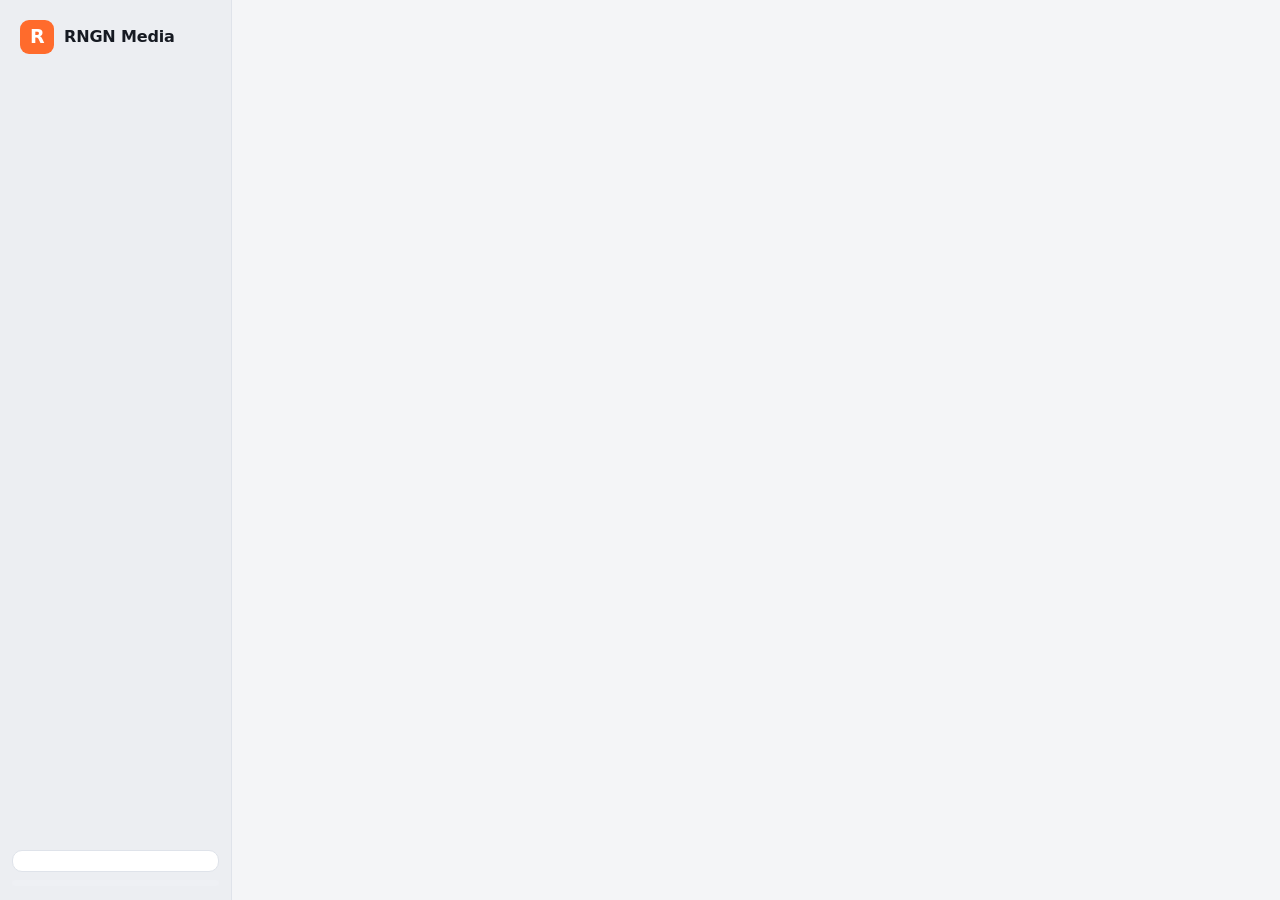
<file: desktop/ui/index.html>
<!doctype html>
<html lang="ru">
<head>
<meta charset="utf-8">
<meta name="viewport" content="width=device-width, initial-scale=1, viewport-fit=cover">
<title>RNGN Media</title>
<link rel="stylesheet" href="app.css">
</head>
<body>
<div class="app" id="app">
  <aside class="rail" aria-label="Разделы">
    <div class="brand">
      <div class="brand-mark" aria-hidden="true">R</div>
      <div><div class="brand-name">RNGN Media</div><div class="brand-ver" id="brand-ver"></div></div>
    </div>
    <nav class="nav" id="nav"></nav>
    <div class="rail-spacer"></div>
    <div class="rail-foot">
      <button class="gpu-pill" id="gpu-pill" data-action="nav" data-page="settings" type="button"></button>
      <div class="theme-switch" id="theme-switch" role="group" aria-label="Тема"></div>
    </div>
  </aside>
  <main class="main">
    <div class="scroll" id="scroll">
      <div class="page" id="page"></div>
    </div>
  </main>
</div>
<div class="toasts" id="toasts" aria-live="polite"></div>
<script src="app.js"></script>
</body>
</html>
</file>
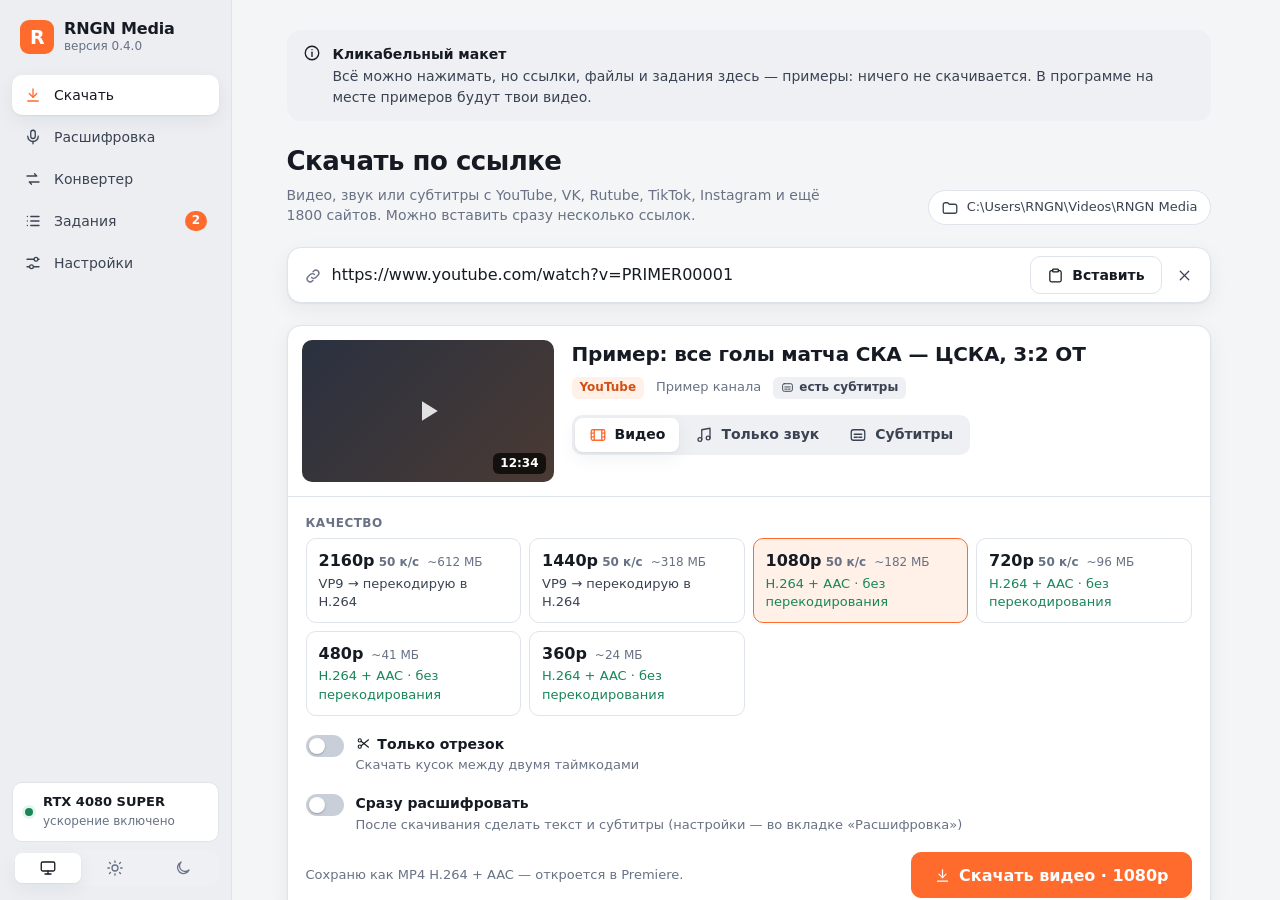
<file: desktop/ui/preview.html>
<!doctype html>
<html lang="ru">
<head>
<meta charset="utf-8">
<meta name="viewport" content="width=device-width, initial-scale=1, viewport-fit=cover">
<title>RNGN Media — макет</title>
<link rel="stylesheet" href="app.css">
</head>
<body>
<div class="app" id="app">
  <aside class="rail" aria-label="Разделы">
    <div class="brand">
      <div class="brand-mark" aria-hidden="true">R</div>
      <div><div class="brand-name">RNGN Media</div><div class="brand-ver" id="brand-ver"></div></div>
    </div>
    <nav class="nav" id="nav"></nav>
    <div class="rail-spacer"></div>
    <div class="rail-foot">
      <button class="gpu-pill" id="gpu-pill" data-action="nav" data-page="settings" type="button"></button>
      <div class="theme-switch" id="theme-switch" role="group" aria-label="Тема"></div>
    </div>
  </aside>
  <main class="main">
    <div class="scroll" id="scroll">
      <div class="page" id="page"></div>
    </div>
  </main>
</div>
<div class="toasts" id="toasts" aria-live="polite"></div>
<script src="mock.js"></script>
<script src="app.js"></script>
</body>
</html>
</file>
<file: desktop/ui/app.css>
/* Layout: a workbench — left rail with the tools, one task in the main pane,
   a live strip of jobs under it. Native Windows 11 type, RNGN orange for action. */
:root {
  --bg: #f4f5f7;
  --rail: #eceef2;
  --surface: #ffffff;
  --surface-2: #f7f8fa;
  --sunken: #eef0f4;
  --line: #dfe3ea;
  --line-strong: #c9cfd9;
  --ink: #161a22;
  --ink-2: #3b4352;
  --muted: #687284;
  --faint: #98a0ae;
  --accent: #ff6b2c;
  --accent-ink: #d24e14;
  --accent-soft: #fff0e8;
  --on-accent: #ffffff;
  --ok: #18865a;
  --ok-soft: #e4f5ec;
  --warn: #b76e00;
  --warn-soft: #fff4dc;
  --bad: #d23b3f;
  --bad-soft: #fde8e8;
  --focus: rgba(255, 107, 44, 0.45);
  --shadow: 0 1px 2px rgba(22, 26, 34, 0.06), 0 6px 20px rgba(22, 26, 34, 0.06);
  --shadow-pop: 0 10px 40px rgba(22, 26, 34, 0.18);
  --thumb-a: #2a3140;
  --thumb-b: #4a3a33;

  --font-display: "Segoe UI Variable Display", "Segoe UI", -apple-system, BlinkMacSystemFont, "SF Pro Display", system-ui, sans-serif;
  --font-text: "Segoe UI Variable Text", "Segoe UI", -apple-system, BlinkMacSystemFont, "SF Pro Text", system-ui, sans-serif;
  --font-mono: "Cascadia Mono", "Cascadia Code", Consolas, "SF Mono", Menlo, monospace;

  --t-xs: 0.75rem;
  --t-sm: 0.8125rem;
  --t-md: 0.875rem;
  --t-lg: 1rem;
  --t-xl: 1.25rem;
  --t-2xl: 1.625rem;
  --radius: 10px;
  --radius-lg: 14px;
  --rail-w: 232px;
}

@media (prefers-color-scheme: dark) {
  :root:not([data-theme="light"]) {
    --bg: #0e1014;
    --rail: #121419;
    --surface: #171a20;
    --surface-2: #1c1f26;
    --sunken: #101216;
    --line: #262a33;
    --line-strong: #353b47;
    --ink: #eceef2;
    --ink-2: #c4c9d3;
    --muted: #8b93a3;
    --faint: #5f6675;
    --accent: #ff7a3d;
    --accent-ink: #ff9a68;
    --accent-soft: #2c1d16;
    --on-accent: #1a0d06;
    --ok: #3ccf8e;
    --ok-soft: #13271e;
    --warn: #f0b23c;
    --warn-soft: #2a2312;
    --bad: #ff6b6e;
    --bad-soft: #2d1719;
    --focus: rgba(255, 122, 61, 0.5);
    --shadow: 0 1px 2px rgba(0, 0, 0, 0.4), 0 6px 20px rgba(0, 0, 0, 0.25);
    --shadow-pop: 0 12px 40px rgba(0, 0, 0, 0.55);
    --thumb-a: #1b2130;
    --thumb-b: #34261f;
    color-scheme: dark;
  }
}

:root[data-theme="dark"] {
  --bg: #0e1014;
  --rail: #121419;
  --surface: #171a20;
  --surface-2: #1c1f26;
  --sunken: #101216;
  --line: #262a33;
  --line-strong: #353b47;
  --ink: #eceef2;
  --ink-2: #c4c9d3;
  --muted: #8b93a3;
  --faint: #5f6675;
  --accent: #ff7a3d;
  --accent-ink: #ff9a68;
  --accent-soft: #2c1d16;
  --on-accent: #1a0d06;
  --ok: #3ccf8e;
  --ok-soft: #13271e;
  --warn: #f0b23c;
  --warn-soft: #2a2312;
  --bad: #ff6b6e;
  --bad-soft: #2d1719;
  --focus: rgba(255, 122, 61, 0.5);
  --shadow: 0 1px 2px rgba(0, 0, 0, 0.4), 0 6px 20px rgba(0, 0, 0, 0.25);
  --shadow-pop: 0 12px 40px rgba(0, 0, 0, 0.55);
  --thumb-a: #1b2130;
  --thumb-b: #34261f;
  color-scheme: dark;
}

* { box-sizing: border-box; }
html, body { height: 100%; }
body {
  margin: 0;
  background: var(--bg);
  color: var(--ink);
  font-family: var(--font-text);
  font-size: var(--t-md);
  line-height: 1.45;
  -webkit-font-smoothing: antialiased;
  overflow: hidden;
}
button, input, select, textarea { font: inherit; color: inherit; }
button { cursor: pointer; }
:focus-visible { outline: 2px solid var(--focus); outline-offset: 2px; }
::selection { background: var(--accent-soft); }
svg.i { width: 18px; height: 18px; flex: none; fill: none; stroke: currentColor; stroke-width: 1.75; stroke-linecap: round; stroke-linejoin: round; }
svg.i.fill { fill: currentColor; stroke: none; }
.num { font-variant-numeric: tabular-nums; }
.mono { font-family: var(--font-mono); font-size: 0.92em; }
[hidden] { display: none !important; }

/* ---- shell ---------------------------------------------------------------------- */
.app { display: grid; grid-template-columns: var(--rail-w) minmax(0, 1fr); height: 100%; }
.rail {
  background: var(--rail);
  border-right: 1px solid var(--line);
  display: flex;
  flex-direction: column;
  padding: 18px 12px 14px;
  gap: 18px;
  user-select: none;
  min-height: 0;
}
.brand { display: flex; align-items: center; gap: 10px; padding: 2px 8px; }
.brand-mark {
  width: 34px; height: 34px; border-radius: 9px; background: var(--accent); color: var(--on-accent);
  display: grid; place-items: center; font-family: var(--font-display); font-weight: 800; font-size: 19px; letter-spacing: -0.04em;
}
.brand-name { font-family: var(--font-display); font-weight: 650; font-size: var(--t-lg); letter-spacing: -0.01em; line-height: 1.1; }
.brand-ver { font-size: var(--t-xs); color: var(--muted); }
.nav { display: flex; flex-direction: column; gap: 2px; }
.nav-item {
  display: flex; align-items: center; gap: 12px; height: 40px; padding: 0 12px; border-radius: var(--radius);
  border: 0; background: transparent; color: var(--ink-2); text-align: left; font-weight: 500;
}
.nav-item:hover { background: var(--sunken); color: var(--ink); }
.nav-item[aria-current="page"] { background: var(--surface); color: var(--ink); box-shadow: var(--shadow); }
.nav-item[aria-current="page"] svg.i { color: var(--accent); }
.nav-item .count {
  margin-left: auto; min-width: 22px; height: 20px; padding: 0 6px; border-radius: 10px; background: var(--accent);
  color: var(--on-accent); font-size: var(--t-xs); font-weight: 700; display: grid; place-items: center;
}
.rail-spacer { flex: 1; }
.rail-foot { display: flex; flex-direction: column; gap: 8px; }
.gpu-pill {
  display: flex; align-items: center; gap: 10px; padding: 10px 12px; border-radius: var(--radius);
  background: var(--surface); border: 1px solid var(--line); font-size: var(--t-sm); text-align: left; width: 100%;
}
.gpu-pill .dot { width: 8px; height: 8px; border-radius: 50%; background: var(--faint); flex: none; }
.gpu-pill.on .dot { background: var(--ok); box-shadow: 0 0 0 3px var(--ok-soft); }
.gpu-pill.off .dot { background: var(--warn); box-shadow: 0 0 0 3px var(--warn-soft); }
.gpu-pill b { display: block; font-weight: 600; }
.gpu-pill span { color: var(--muted); font-size: var(--t-xs); }
.theme-switch { display: grid; grid-template-columns: repeat(3, 1fr); background: var(--sunken); border-radius: var(--radius); padding: 3px; gap: 2px; }
.theme-switch button {
  border: 0; background: transparent; border-radius: 7px; height: 30px; display: grid; place-items: center; color: var(--muted);
}
.theme-switch button[aria-pressed="true"] { background: var(--surface); color: var(--ink); box-shadow: var(--shadow); }

.main { min-width: 0; min-height: 0; display: flex; flex-direction: column; }
.scroll { flex: 1; overflow-y: auto; overflow-x: hidden; scrollbar-gutter: stable; }
.page { max-width: 980px; margin: 0 auto; padding: 30px max(28px, env(safe-area-inset-right, 0px)) 40px max(28px, env(safe-area-inset-left, 0px)); display: flex; flex-direction: column; gap: 22px; }
.page-head { display: flex; align-items: flex-end; justify-content: space-between; gap: 16px; flex-wrap: wrap; }
.page-head h1 { margin: 0; font-family: var(--font-display); font-size: var(--t-2xl); font-weight: 650; letter-spacing: -0.02em; text-wrap: balance; }
.page-head p { margin: 4px 0 0; color: var(--muted); max-width: 62ch; }
.folder-link {
  display: inline-flex; align-items: center; gap: 8px; max-width: 360px; padding: 7px 12px; border-radius: 999px;
  border: 1px solid var(--line); background: var(--surface); color: var(--ink-2); font-size: var(--t-sm);
}
.folder-link span { overflow: hidden; text-overflow: ellipsis; white-space: nowrap; direction: rtl; text-align: left; }
.folder-link:hover { border-color: var(--line-strong); color: var(--ink); }

.banner {
  display: flex; align-items: center; gap: 12px; padding: 12px 16px; border-radius: var(--radius-lg);
  background: var(--accent-soft); color: var(--ink); border: 1px solid color-mix(in srgb, var(--accent) 35%, transparent);
}
.banner .grow { flex: 1; min-width: 0; }

/* ---- controls -------------------------------------------------------------------- */
.btn {
  display: inline-flex; align-items: center; justify-content: center; gap: 8px; height: 38px; padding: 0 16px;
  border-radius: var(--radius); border: 1px solid var(--line); background: var(--surface); color: var(--ink);
  font-weight: 550; white-space: nowrap; user-select: none;
}
.btn:hover { border-color: var(--line-strong); background: var(--surface-2); }
.btn:disabled { opacity: 0.5; cursor: default; }
.btn.primary { background: var(--accent); border-color: var(--accent); color: var(--on-accent); height: 46px; padding: 0 22px; font-size: var(--t-lg); font-weight: 650; }
.btn.primary:hover { background: var(--accent-ink); border-color: var(--accent-ink); }
.btn.ghost { border-color: transparent; background: transparent; color: var(--ink-2); }
.btn.ghost:hover { background: var(--sunken); color: var(--ink); }
.btn.small { height: 30px; padding: 0 10px; font-size: var(--t-sm); border-radius: 8px; }
.btn.icon { width: 34px; padding: 0; }
.btn.danger:hover { color: var(--bad); border-color: var(--bad); }

.link-field {
  display: flex; align-items: flex-start; gap: 10px; padding: 8px 8px 8px 16px; border-radius: var(--radius-lg);
  background: var(--surface); border: 1.5px solid var(--line); box-shadow: var(--shadow);
}
.link-field:focus-within { border-color: var(--accent); box-shadow: 0 0 0 4px var(--focus); }
.link-field > svg.i { margin-top: 11px; color: var(--muted); }
.link-field textarea {
  flex: 1; min-width: 0; border: 0; outline: 0; background: transparent; resize: none; font-size: var(--t-lg);
  line-height: 1.5; padding: 7px 0; max-height: 9.5em; overflow-y: auto;
}
.link-field textarea::placeholder { color: var(--faint); }
.link-field .actions { display: flex; gap: 6px; }
.sites { display: flex; flex-wrap: wrap; gap: 6px; color: var(--muted); font-size: var(--t-sm); align-items: center; }
.sites b { font-weight: 550; color: var(--ink-2); }
.site-chip { padding: 2px 9px; border-radius: 999px; background: var(--sunken); color: var(--ink-2); font-size: var(--t-xs); font-weight: 550; }

.seg { display: inline-flex; background: var(--sunken); border-radius: var(--radius); padding: 3px; gap: 2px; flex-wrap: wrap; }
.seg button {
  border: 0; background: transparent; height: 34px; padding: 0 14px; border-radius: 8px; color: var(--ink-2);
  display: inline-flex; align-items: center; gap: 8px; font-weight: 550;
}
.seg button[aria-pressed="true"] { background: var(--surface); color: var(--ink); box-shadow: var(--shadow); }
.seg button[aria-pressed="true"] svg.i { color: var(--accent); }

.field { display: flex; flex-direction: column; gap: 6px; min-width: 0; }
.field > label, .label { font-size: var(--t-xs); font-weight: 650; color: var(--muted); letter-spacing: 0.04em; text-transform: uppercase; }
.input, select.input {
  height: 38px; border-radius: var(--radius); border: 1px solid var(--line); background: var(--surface); padding: 0 12px; min-width: 0;
}
.input:focus { outline: 0; border-color: var(--accent); box-shadow: 0 0 0 3px var(--focus); }
.input.time { width: 112px; font-family: var(--font-mono); text-align: center; }
.input.invalid { border-color: var(--bad); }

.check { display: inline-flex; align-items: center; gap: 9px; cursor: pointer; user-select: none; }
.check input { width: 18px; height: 18px; accent-color: var(--accent); margin: 0; }
.switch { display: flex; align-items: flex-start; gap: 12px; cursor: pointer; user-select: none; }
.switch input { appearance: none; width: 38px; height: 22px; border-radius: 11px; background: var(--line-strong); position: relative; flex: none; margin: 1px 0 0; transition: background 0.15s; cursor: pointer; }
.switch input::after { content: ""; position: absolute; top: 3px; left: 3px; width: 16px; height: 16px; border-radius: 50%; background: var(--surface); transition: transform 0.15s; box-shadow: 0 1px 2px rgba(0,0,0,0.25); }
.switch input:checked { background: var(--accent); }
.switch input:checked::after { transform: translateX(16px); }
.switch b { display: block; font-weight: 600; }
.switch span { color: var(--muted); font-size: var(--t-sm); }

/* ---- media card ----------------------------------------------------------------- */
.card { background: var(--surface); border: 1px solid var(--line); border-radius: var(--radius-lg); box-shadow: var(--shadow); }
.media { display: grid; grid-template-columns: 280px minmax(0, 1fr); overflow: hidden; }
.thumb {
  position: relative; aspect-ratio: 16 / 9; max-width: 100%; background: linear-gradient(135deg, var(--thumb-a), var(--thumb-b));
  display: grid; place-items: center; color: rgba(255,255,255,0.85); overflow: hidden; align-self: start; margin: 14px; border-radius: var(--radius);
}
.thumb img { position: absolute; inset: 0; width: 100%; height: 100%; object-fit: cover; }
.thumb .dur { position: absolute; right: 8px; bottom: 8px; padding: 2px 7px; border-radius: 6px; background: rgba(0,0,0,0.72); color: #fff; font-size: var(--t-xs); font-weight: 600; }
.thumb svg.i { width: 36px; height: 36px; }
.media-body { padding: 16px 18px 18px 4px; display: flex; flex-direction: column; gap: 10px; min-width: 0; }
.media-title { margin: 0; font-family: var(--font-display); font-size: var(--t-xl); font-weight: 650; letter-spacing: -0.01em; line-height: 1.25; text-wrap: balance; overflow-wrap: anywhere; }
.meta { display: flex; flex-wrap: wrap; gap: 6px 12px; color: var(--muted); font-size: var(--t-sm); align-items: center; }
.badge { display: inline-flex; align-items: center; gap: 5px; padding: 2px 8px; border-radius: 6px; font-size: var(--t-xs); font-weight: 650; background: var(--sunken); color: var(--ink-2); }
.badge.accent { background: var(--accent-soft); color: var(--accent-ink); }
.badge.ok { background: var(--ok-soft); color: var(--ok); }
.badge.warn { background: var(--warn-soft); color: var(--warn); }
.badge.bad { background: var(--bad-soft); color: var(--bad); }

.options { border-top: 1px solid var(--line); padding: 18px; display: flex; flex-direction: column; gap: 18px; }
.choices { display: grid; grid-template-columns: repeat(auto-fill, minmax(190px, 1fr)); gap: 8px; }
.choice {
  display: flex; flex-direction: column; gap: 2px; padding: 10px 12px; border-radius: var(--radius); border: 1.5px solid var(--line);
  background: var(--surface); text-align: left; min-width: 0;
}
.choice:hover { border-color: var(--line-strong); }
.choice[aria-pressed="true"] { border-color: var(--accent); background: var(--accent-soft); }
.choice .top { display: flex; align-items: baseline; justify-content: space-between; gap: 8px; }
.choice b { font-size: var(--t-lg); font-weight: 650; }
.choice small { color: var(--muted); font-size: var(--t-xs); }
.choice .note { color: var(--ink-2); font-size: var(--t-sm); overflow-wrap: anywhere; }
.choice .note.direct { color: var(--ok); }
.track-list { display: flex; flex-direction: column; gap: 6px; }
.track-list .choice { flex-direction: row; align-items: center; justify-content: space-between; }

.row { display: flex; flex-wrap: wrap; align-items: center; gap: 12px 18px; }
.row.between { justify-content: space-between; }
.clip { display: flex; flex-direction: column; gap: 10px; padding: 14px; border-radius: var(--radius); background: var(--surface-2); border: 1px solid var(--line); }
.range { position: relative; height: 28px; }
.range input[type="range"] { position: absolute; inset: 0; width: 100%; margin: 0; background: none; pointer-events: none; appearance: none; height: 28px; }
.range input[type="range"]::-webkit-slider-thumb { appearance: none; width: 18px; height: 18px; border-radius: 50%; background: var(--surface); border: 2px solid var(--accent); pointer-events: auto; cursor: grab; box-shadow: var(--shadow); }
.range .track { position: absolute; left: 0; right: 0; top: 12px; height: 4px; border-radius: 2px; background: var(--line-strong); }
.range .sel { position: absolute; top: 12px; height: 4px; border-radius: 2px; background: var(--accent); }
.go { display: flex; align-items: center; justify-content: space-between; gap: 14px; flex-wrap: wrap; }
.go .hint { color: var(--muted); font-size: var(--t-sm); }

.skeleton { padding: 18px; display: flex; align-items: center; gap: 14px; }
.spinner { width: 22px; height: 22px; border-radius: 50%; border: 2.5px solid var(--line-strong); border-top-color: var(--accent); animation: spin 0.8s linear infinite; flex: none; }
@keyframes spin { to { transform: rotate(360deg); } }
.notice { display: flex; gap: 12px; align-items: flex-start; padding: 14px 16px; border-radius: var(--radius-lg); }
.notice.bad { background: var(--bad-soft); }
.notice.bad > svg.i { color: var(--bad); }
.notice.warn { background: var(--warn-soft); }
.notice.warn > svg.i { color: var(--warn); }
.notice.info { background: var(--sunken); }
.notice b { display: block; }
.notice p { margin: 2px 0 0; color: var(--ink-2); }
.notice .grow { flex: 1; min-width: 0; }
.notice .row { margin-top: 10px; }

.batch-list { display: flex; flex-direction: column; max-height: 260px; overflow-y: auto; border-radius: var(--radius); border: 1px solid var(--line); }
.batch-list div { display: flex; gap: 10px; align-items: center; padding: 8px 12px; border-bottom: 1px solid var(--line); min-width: 0; font-size: var(--t-sm); }
.batch-list div:last-child { border-bottom: 0; }
.batch-list span.u { overflow: hidden; text-overflow: ellipsis; white-space: nowrap; color: var(--ink-2); min-width: 0; flex: 1; }

/* ---- drop zone & files ------------------------------------------------------------ */
.drop {
  border: 2px dashed var(--line-strong); border-radius: var(--radius-lg); padding: 34px 20px; background: var(--surface);
  display: flex; flex-direction: column; align-items: center; gap: 10px; text-align: center; color: var(--muted);
  transition: border-color 0.15s, background 0.15s;
}
.drop.over, body.dragging .drop { border-color: var(--accent); background: var(--accent-soft); color: var(--ink); }
.drop svg.i { width: 34px; height: 34px; color: var(--accent); }
.drop b { color: var(--ink); font-size: var(--t-lg); font-weight: 600; }
.files { display: flex; flex-direction: column; gap: 6px; }
.file { display: flex; align-items: center; gap: 12px; padding: 10px 12px; border-radius: var(--radius); background: var(--surface); border: 1px solid var(--line); min-width: 0; }
.file .name { flex: 1; min-width: 0; overflow: hidden; text-overflow: ellipsis; white-space: nowrap; font-weight: 550; }
.file small { color: var(--muted); }
.settings-grid { display: grid; grid-template-columns: repeat(2, minmax(0, 1fr)); gap: 18px; }
.model-cards { display: grid; grid-template-columns: repeat(2, minmax(0, 1fr)); gap: 8px; }
.formats { display: flex; flex-wrap: wrap; gap: 8px 18px; }
.panel { padding: 18px; display: flex; flex-direction: column; gap: 16px; }
.panel h2 { margin: 0; font-family: var(--font-display); font-size: var(--t-lg); font-weight: 650; }
.panel > p { margin: -8px 0 0; color: var(--muted); }
.profile-grid { display: grid; grid-template-columns: repeat(auto-fill, minmax(210px, 1fr)); gap: 8px; }

/* ---- jobs ------------------------------------------------------------------------------ */
.dock-head { display: flex; align-items: center; justify-content: space-between; gap: 12px; }
.dock-head h2 { margin: 0; font-size: var(--t-xs); font-weight: 700; color: var(--muted); letter-spacing: 0.06em; text-transform: uppercase; }
.jobs { display: flex; flex-direction: column; gap: 8px; }
.job { display: grid; grid-template-columns: 40px minmax(0, 1fr) auto; gap: 4px 14px; align-items: center; padding: 12px 14px; border-radius: var(--radius-lg); background: var(--surface); border: 1px solid var(--line); }
.job .ico { width: 40px; height: 40px; border-radius: 10px; display: grid; place-items: center; background: var(--sunken); color: var(--ink-2); grid-row: span 2; overflow: hidden; position: relative; }
.job .ico img { position: absolute; inset: 0; width: 100%; height: 100%; object-fit: cover; }
.job.running .ico { color: var(--accent); background: var(--accent-soft); }
.job.done .ico { color: var(--ok); background: var(--ok-soft); }
.job.error .ico { color: var(--bad); background: var(--bad-soft); }
.job .title { font-weight: 600; overflow: hidden; text-overflow: ellipsis; white-space: nowrap; min-width: 0; }
.job .stage { color: var(--muted); font-size: var(--t-sm); overflow: hidden; text-overflow: ellipsis; white-space: nowrap; min-width: 0; }
.job.error .stage { color: var(--bad); white-space: normal; }
.job .hint { grid-column: 2 / -1; color: var(--ink-2); font-size: var(--t-sm); }
.job .acts { display: flex; gap: 6px; grid-row: span 2; align-items: center; }
.job .bar { grid-column: 2 / -1; }
.bar { height: 6px; border-radius: 3px; background: var(--sunken); overflow: hidden; position: relative; }
.bar i { position: absolute; inset: 0 auto 0 0; background: var(--accent); border-radius: 3px; transition: width 0.25s; }
.bar.indeterminate i { width: 35% !important; animation: slide 1.2s ease-in-out infinite; }
@keyframes slide { from { left: -35%; } to { left: 100%; } }
.job .log { grid-column: 1 / -1; margin-top: 8px; }
.log pre {
  margin: 0; max-height: 260px; overflow: auto; padding: 12px; border-radius: var(--radius); background: var(--sunken);
  font-family: var(--font-mono); font-size: 12px; line-height: 1.5; white-space: pre-wrap; overflow-wrap: anywhere; color: var(--ink-2); user-select: text;
}
.log .row { margin-top: 8px; }
.filters { display: flex; gap: 6px; flex-wrap: wrap; }
.empty { padding: 28px; text-align: center; color: var(--muted); border: 1px dashed var(--line-strong); border-radius: var(--radius-lg); }
.empty b { display: block; color: var(--ink); font-size: var(--t-lg); margin-bottom: 4px; }

/* ---- settings ---------------------------------------------------------------------- */
.set-group { padding: 4px 18px; }
.set-row { display: flex; align-items: center; justify-content: space-between; gap: 18px; padding: 16px 0; border-bottom: 1px solid var(--line); flex-wrap: wrap; }
.set-row:last-child { border-bottom: 0; }
.set-row .txt { min-width: 0; flex: 1 1 320px; }
.set-row b { display: block; font-weight: 600; }
.set-row span { color: var(--muted); font-size: var(--t-sm); overflow-wrap: anywhere; }
.set-title { margin: 6px 0 -10px; font-size: var(--t-xs); font-weight: 700; color: var(--muted); letter-spacing: 0.06em; text-transform: uppercase; }

/* ---- toasts -------------------------------------------------------------------------- */
.toasts { position: fixed; right: max(20px, env(safe-area-inset-right, 0px)); bottom: max(20px, env(safe-area-inset-bottom, 0px)); display: flex; flex-direction: column; gap: 8px; z-index: 30; max-width: min(420px, calc(100vw - 40px)); }
.toast { display: flex; align-items: center; gap: 12px; padding: 12px 14px; border-radius: var(--radius-lg); background: var(--surface); border: 1px solid var(--line); box-shadow: var(--shadow-pop); animation: rise 0.2s ease-out; }
.toast .grow { flex: 1; min-width: 0; }
.toast b { display: block; }
.toast span { color: var(--muted); font-size: var(--t-sm); overflow: hidden; text-overflow: ellipsis; white-space: nowrap; display: block; }
.toast.ok > svg.i { color: var(--ok); }
.toast.bad > svg.i { color: var(--bad); }
@keyframes rise { from { transform: translateY(8px); opacity: 0.4; } to { transform: none; opacity: 1; } }

@media (prefers-reduced-motion: reduce) {
  *, *::before, *::after { animation-duration: 0.01ms !important; transition: none !important; }
}

/* ---- narrow windows (and the phone-width preview) ---------------------------------------- */
@media (max-width: 860px) {
  .app { grid-template-columns: minmax(0, 1fr); grid-template-rows: auto minmax(0, 1fr); }
  .rail { flex-direction: row; align-items: center; padding: 10px max(16px, env(safe-area-inset-right, 0px)) 10px max(16px, env(safe-area-inset-left, 0px)); gap: 10px; border-right: 0; border-bottom: 1px solid var(--line); overflow-x: auto; }
  .brand-name, .brand-ver, .nav-item .lbl, .rail-spacer, .gpu-pill span, .gpu-pill b { display: none; }
  .nav { flex-direction: row; }
  .nav-item { padding: 0 10px; }
  .rail-foot { flex-direction: row; margin-left: auto; }
  .gpu-pill { width: auto; padding: 10px; }
  .theme-switch { width: 120px; }
  .media { grid-template-columns: minmax(0, 1fr); }
  .thumb { margin: 14px 14px 0; }
  .media-body { padding: 14px; }
  .settings-grid, .model-cards { grid-template-columns: minmax(0, 1fr); }
  .page { padding: 20px max(16px, env(safe-area-inset-right, 0px)) 32px max(16px, env(safe-area-inset-left, 0px)); }
  .job { grid-template-columns: 36px minmax(0, 1fr); }
  .job .acts { grid-row: auto; grid-column: 2; flex-wrap: wrap; }
  .job .ico { width: 36px; height: 36px; }
}

/* ---- small fixes ---------------------------------------------------------------------- */
.media-body .seg { align-self: flex-start; }
.badge svg.i { width: 13px; height: 13px; }
.switch b svg.i, .set-row b svg.i { width: 15px; height: 15px; vertical-align: -2px; margin-right: 2px; }
.btn svg.i { width: 17px; height: 17px; }
.btn.small svg.i { width: 15px; height: 15px; }

@media (max-width: 560px) {
  .link-field .actions .lbl, .theme-switch { display: none; }
  .link-field textarea { font-size: var(--t-md); }
  .go .btn.primary { width: 100%; }
}
</file>
